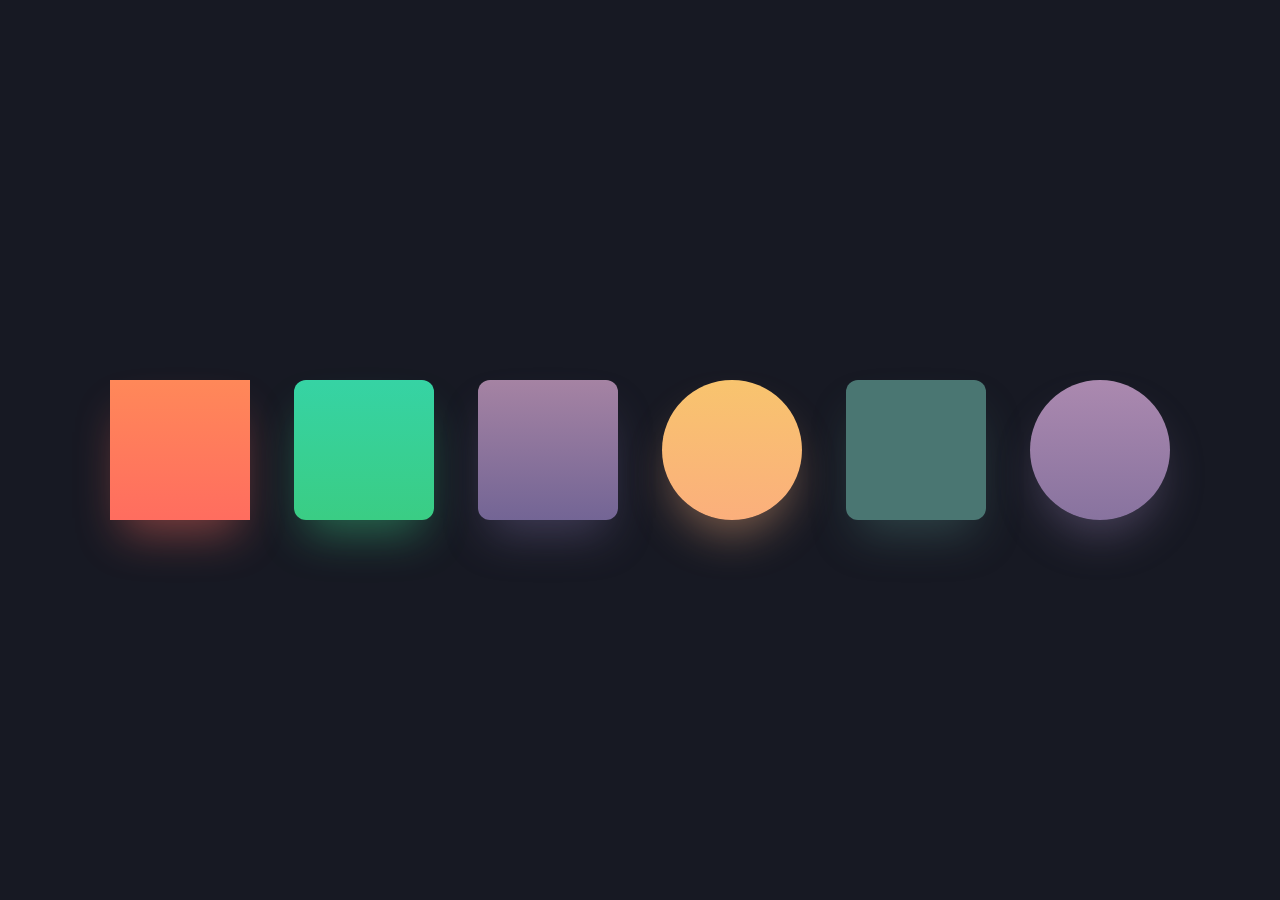
<file: 前端作业/作业4/index.html>
<!DOCTYPE html>
<html lang="en">
<head>
    <meta charset="UTF-8">
    <meta name="viewport" content="width=device-width, initial-scale=1.0">
    <title>Document</title>
    <style>
        *{
            margin: 0;
            padding: 0;
            box-sizing: border-box;
        }
        body{
            min-height: 100vh;
            display: flex;
            align-items: center;
            justify-content: center;
            background-color: #171923;
        }
        .stage{
            display: flex;
            flex-wrap: wrap;
            justify-content: center;
            align-items: center;
            gap: 44px;
            padding:56px 32px
        }
        .cube{
            width: 140px;
            height: 140px;
            border-radius: 12px;
            transition: transform .25s ease, box-shadow .25s ease;
        }
        .cube:hover{
            transform: translateY(-10px);
        }
        .c1{
            background: linear-gradient(180deg, #ff8859, #ff6d5f);
            box-shadow: 0 25px 45px -12px rgba(255, 109, 95, .45);
            border-radius: 0
        }
        .c2{
            background: linear-gradient(180deg, #36d3a4, #3acd84);
            box-shadow: 0 25px 45px -12px rgba(58, 205, 132, .45);
        }
        .c3{
            background: linear-gradient(180deg, #a583a3, #736595);
            box-shadow: 0 25px 45px -12px rgba(115, 101, 149, .45);
        }
        .c4{
            background: linear-gradient(180deg, #f8c46e, #fbaf7c);
            box-shadow: 0 25px 45px -12px rgba(251, 175, 124, .45);
             border-radius: 50%;
        }
        .c5{
            background: #4a7672;
            box-shadow: 0 25px 45px -12px rgba(74, 118, 114, .45);
        }
        .c6{
            background: linear-gradient(180deg, #ab89af, #88739f);
            box-shadow: 0 25px 45px -12px rgba(136, 115, 159, .45);
             border-radius: 50%;
        }
    </style>
</head>
<body>
    <div class="stage">
        <div class="cube c1"></div>
        <div class="cube c2"></div>
        <div class="cube c3"></div>
        <div class="cube c4"></div>
        <div class="cube c5"></div>
        <div class="cube c6"></div>
    </div>
</body>
</html>
</file>
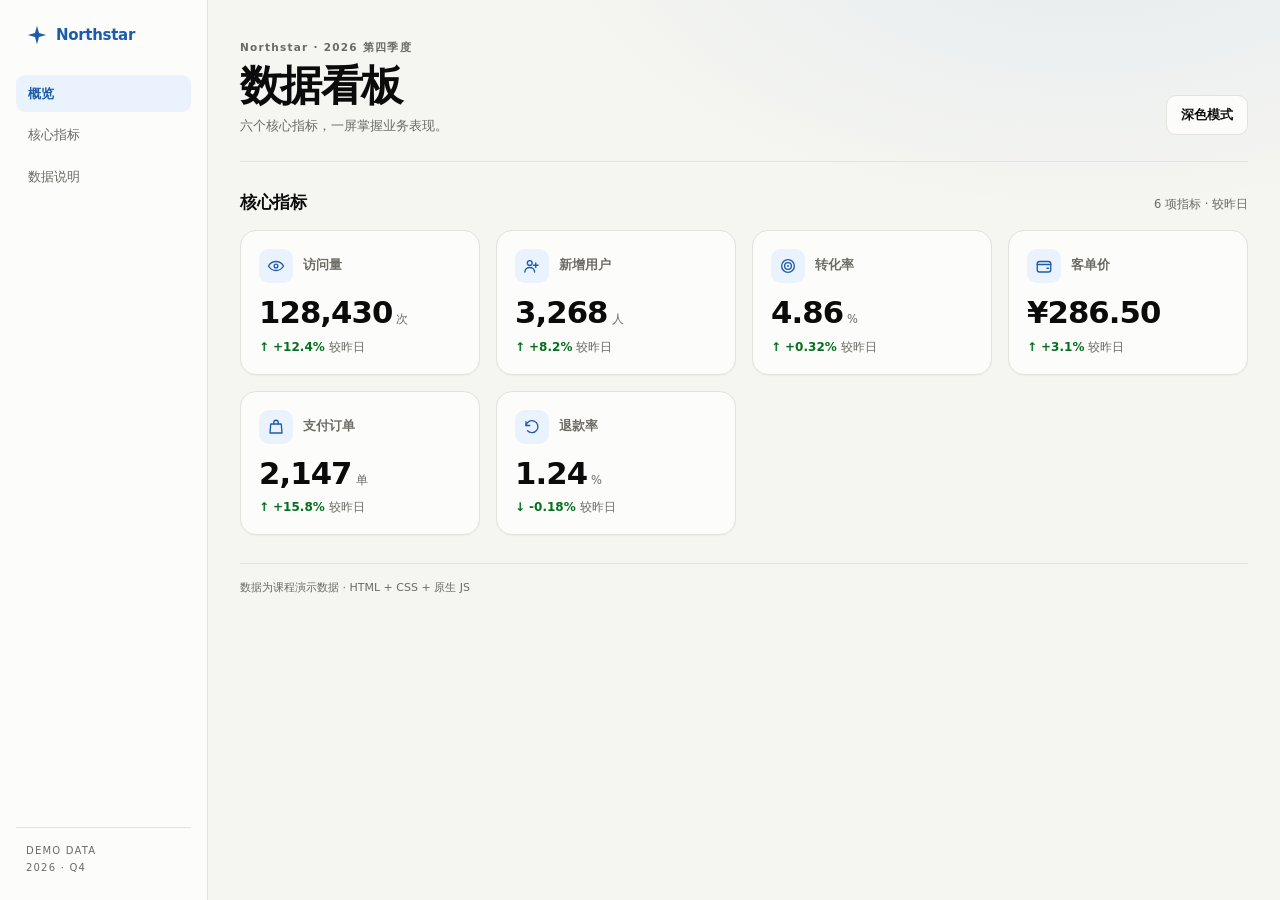
<file: 前端作业/作业5/index.html>
<!DOCTYPE html>
<html lang="zh-CN" data-theme="light">
<head>
  <meta charset="UTF-8">
  <meta name="viewport" content="width=device-width, initial-scale=1">
  <meta name="color-scheme" content="light dark">
  <title>数据看板 · 前端作业 05</title>
  <link rel="stylesheet" href="styles.css">
</head>
<body>
  <div class="app">
    <aside class="sidebar" aria-label="侧边栏">
      <a class="brand" href="#overview" aria-label="Northstar 数据看板">
        <svg width="22" height="22" viewBox="0 0 24 24" fill="currentColor" aria-hidden="true">
          <path d="M12 2l2.2 7.8L22 12l-7.8 2.2L12 22l-2.2-7.8L2 12l7.8-2.2L12 2Z"/>
        </svg>
        <span>Northstar</span>
      </a>
      <nav class="nav" aria-label="主导航">
        <a class="active" href="#overview" aria-current="page">概览</a>
        <a href="#metrics">核心指标</a>
        <a href="#notes">数据说明</a>
      </nav>
      <p class="sidebar-foot">DEMO DATA<br>2026 · Q4</p>
    </aside>

    <div class="main">
      <header class="topbar" id="overview">
        <div>
          <p class="eyebrow">Northstar · 2026 第四季度</p>
          <h1>数据看板</h1>
          <p class="sub">六个核心指标，一屏掌握业务表现。</p>
        </div>
        <button class="theme-toggle" id="theme-toggle" type="button" aria-label="切换到深色模式">
          深色模式
        </button>
      </header>

      <main>
        <section class="kpi-section" id="metrics" aria-labelledby="metrics-title">
          <div class="section-head">
            <h2 id="metrics-title">核心指标</h2>
            <span>6 项指标 · 较昨日</span>
          </div>
          <div class="kpi-grid" id="kpi-grid"></div>
        </section>
      </main>

      <footer id="notes">数据为课程演示数据 · HTML + CSS + 原生 JS</footer>
    </div>
  </div>

  <script src="app.js" defer></script>
</body>
</html>
</file>
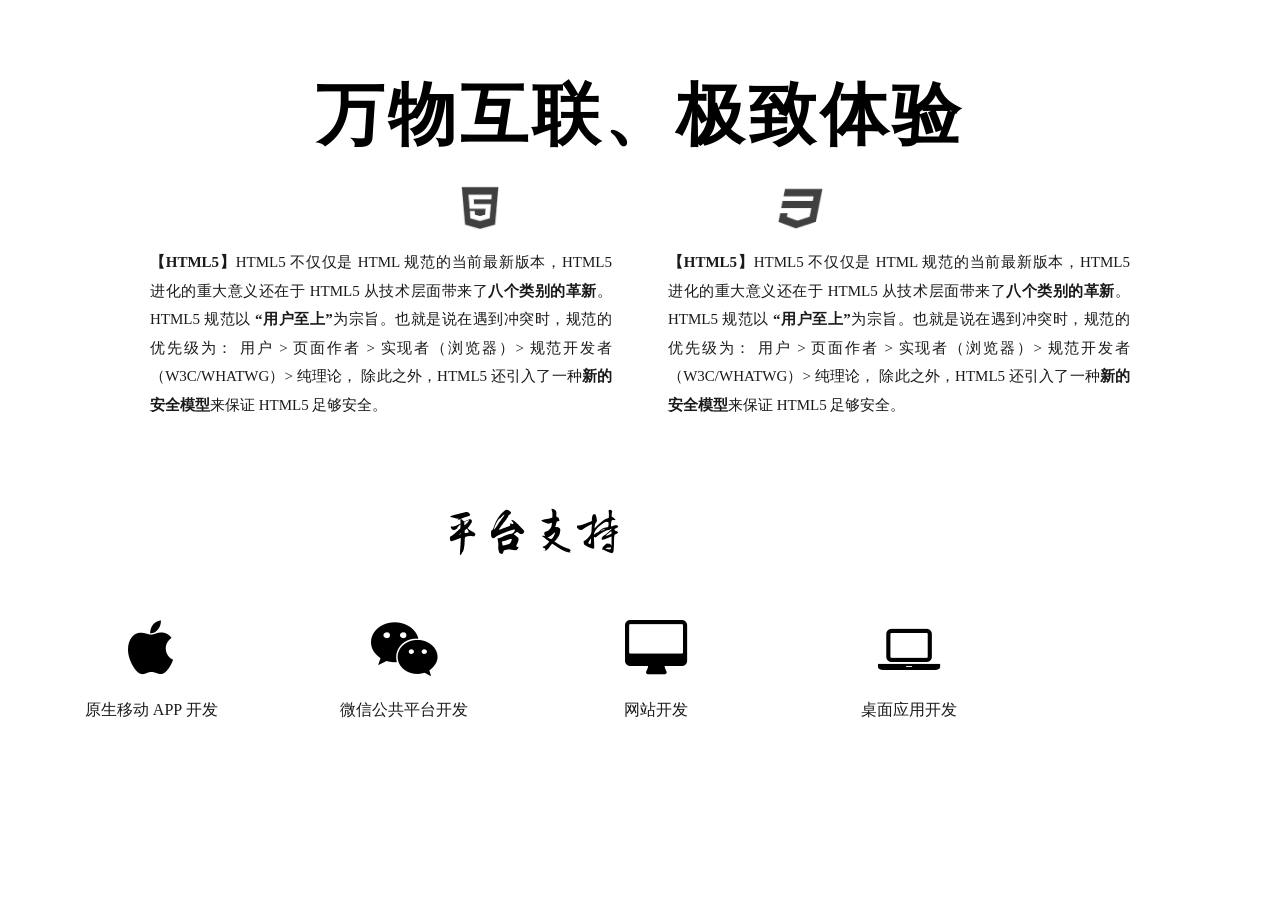
<file: 前端作业/作业1/前端作业 - .html>
<!DOCTYPE html>
<html lang="zh-CN">
<head>
  <meta charset="UTF-8">
  <meta name="viewport" content="width=device-width, initial-scale=1.0">
  <title>前端作业 - </title>
  <link rel="stylesheet" href="font-awesome.min.css">
  <style>
    /* ===== 字体 ===== */
    @font-face {
      font-family: 'Shufa';
      src: url('fonts/shufa.ttf') format('truetype');
    }

    * { margin: 0; padding: 0; box-sizing: border-box; }

    body {
      background: #ffffff;
      color: #1a1a1a;
      font-family: "SimSun", "Microsoft YaHei", "PingFang SC", serif;
      line-height: 1.9;
    }

    .wrap { max-width: 1060px; margin: 0 auto; padding: 0 40px; }

    /* ===== 顶部大标题 ===== */
    header {
      text-align: center;
      padding: 70px 0 0;
    }
    header h1 {
      font-family: "Microsoft YaHei", "PingFang SC", "SimHei", sans-serif;
      font-size: 68px;
      font-weight: bold;
      color: #000000;
      letter-spacing: 4px;
      line-height: 1.3;
    }

    /* ===== 两个装饰图标 ===== */
    .decor {
      display: flex;
      justify-content: space-around;
      align-items: center;
      max-width: 760px;
      margin: 26px auto 8px;
      padding: 0 60px;
    }
    .decor img {
      width: 46px;
      height: 46px;
      object-fit: contain;
      opacity: .75;
    }

    /* ===== 两栏正文 ===== */
    .content {
      display: grid;
      grid-template-columns: 1fr 1fr;
      gap: 56px;
      margin-top: 18px;
    }
    .content p {
      font-size: 15px;
      text-align: justify;
      color: #1a1a1a;
    }
    .content p .hl { font-weight: bold; }

    /* ===== 平台支持 ===== */
    .platforms { margin: 70px 0 90px; }
    .platforms h2 {
      font-family: 'Shufa', serif;
      font-size: 46px;
      font-weight: normal;
      text-align: center;
      color: #000000;
      margin-bottom: 44px;
    }
    .plat-grid {
      display: grid;
      grid-template-columns: repeat(4, 1fr);
      gap: 30px;
      text-align: center;
    }
    .plat i {
      display: block;
      font-size: 58px;
      color: #000000;
      margin-bottom: 16px;
    }
    .plat h3 {
      font-size: 16px;
      font-weight: normal;
      color: #1a1a1a;
    }

    /* ===== 响应式 ===== */
    @media (max-width: 780px) {
      header h1 { font-size: 40px; }
      .content { grid-template-columns: 1fr; gap: 24px; }
      .plat-grid { grid-template-columns: repeat(2, 1fr); }
    }
  </style>
</head>
<body>

  <!-- 顶部大标题 -->
  <header>
    <h1>万物互联、极致体验</h1>
  </header>

  <!-- 两个装饰图标 -->
  <div class="decor">
    <img src="images/1.png" alt="">
    <img src="images/2.png" alt="">
  </div>

  <!-- 两栏正文 -->
  <section class="content wrap">
    <p>
      <span class="hl">【HTML5】</span>HTML5 不仅仅是 HTML 规范的当前最新版本，HTML5 进化的重大意义还在于
      HTML5 从技术层面带来了<span class="hl">八个类别的革新</span>。HTML5 规范以
      <span class="hl">“用户至上”</span>为宗旨。也就是说在遇到冲突时，规范的优先级为：
      用户 &gt; 页面作者 &gt; 实现者（浏览器）&gt; 规范开发者（W3C/WHATWG）&gt; 纯理论，
      除此之外，HTML5 还引入了一种<span class="hl">新的安全模型</span>来保证 HTML5 足够安全。
    </p>
    <p>
      <span class="hl">【HTML5】</span>HTML5 不仅仅是 HTML 规范的当前最新版本，HTML5 进化的重大意义还在于
      HTML5 从技术层面带来了<span class="hl">八个类别的革新</span>。HTML5 规范以
      <span class="hl">“用户至上”</span>为宗旨。也就是说在遇到冲突时，规范的优先级为：
      用户 &gt; 页面作者 &gt; 实现者（浏览器）&gt; 规范开发者（W3C/WHATWG）&gt; 纯理论，
      除此之外，HTML5 还引入了一种<span class="hl">新的安全模型</span>来保证 HTML5 足够安全。
    </p>
  </section>

  <!-- 平台支持 -->
  <section class="platforms wrap">
    <h2>平台支持</h2>
    <div class="plat-grid">
      <div class="plat">
        <i class="fa fa-apple"></i>
        <h3>原生移动 APP 开发</h3>
      </div>
      <div class="plat">
        <i class="fa fa-wechat"></i>
        <h3>微信公共平台开发</h3>
      </div>
      <div class="plat">
        <i class="fa fa-desktop"></i>
        <h3>网站开发</h3>
      </div>
      <div class="plat">
        <i class="fa fa-laptop"></i>
        <h3>桌面应用开发</h3>
      </div>
    </div>
  </section>

</body>
</html>
</file>
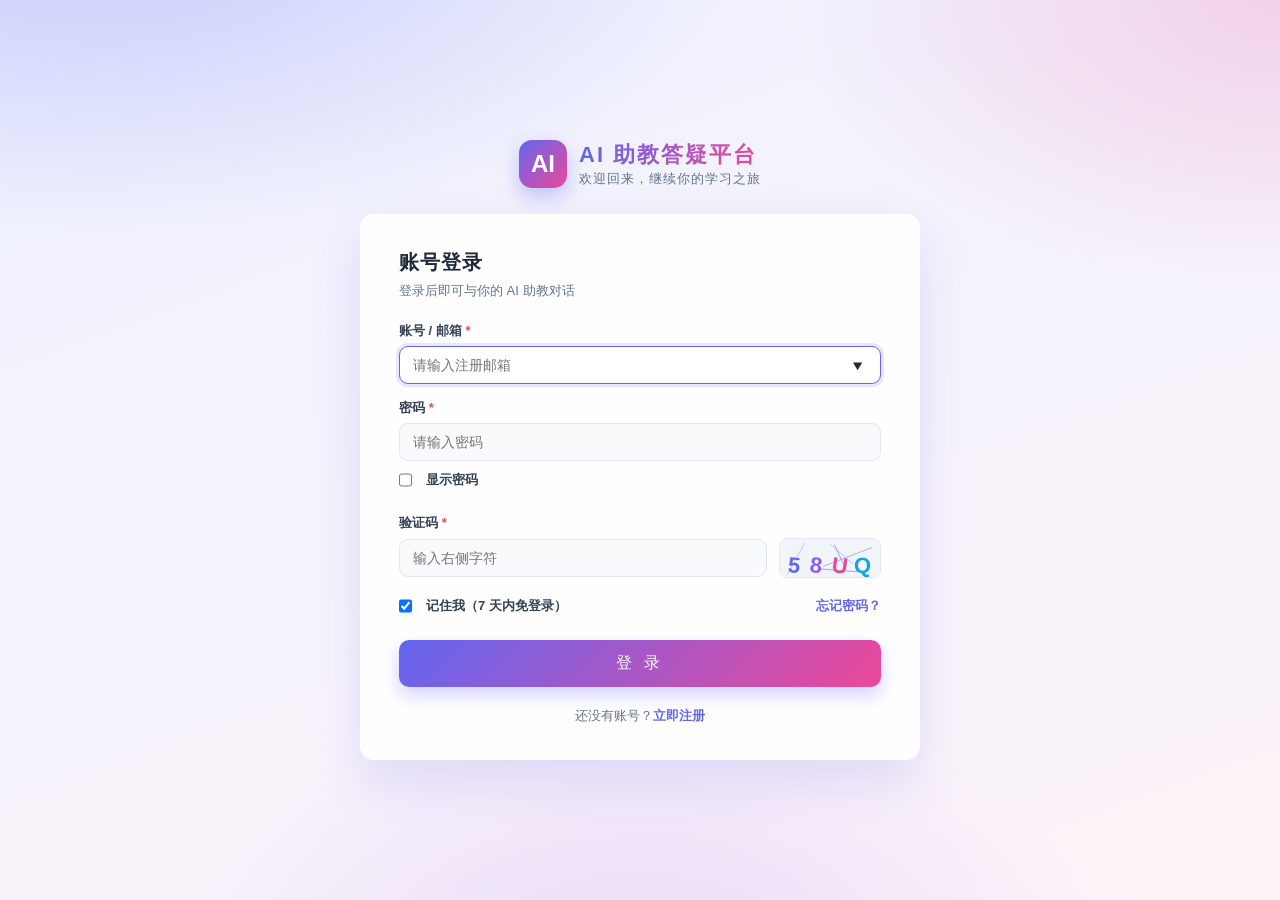
<file: 前端作业/作业3/login.html>
<!DOCTYPE html>
<html lang="zh-CN">
<head>
    <meta charset="UTF-8">
    <meta name="viewport" content="width=device-width, initial-scale=1.0">
    <title>登录 - AI 助教答疑平台</title>
    <link rel="stylesheet" href="style.css">
</head>
<body>

    <!-- 品牌顶栏 -->
    <div class="brand">
        <div class="logo">AI</div>
        <div>
            <h1>AI 助教答疑平台</h1>
            <p>欢迎回来，继续你的学习之旅</p>
        </div>
    </div>

    <div class="card">
        <h2>账号登录</h2>
        <p class="sub">登录后即可与你的 AI 助教对话</p>

        <form id="loginForm" action="#" method="post">

            <!-- 账号：autofocus 自动聚焦 + autocomplete + <datalist> 历史账号联想 -->
            <div class="row">
                <label for="account">账号 / 邮箱 <span class="req">*</span></label>
                <input type="email" id="account" name="account"
                       list="accountList"
                       placeholder="请输入注册邮箱"
                       autocomplete="email" autofocus required>
                <datalist id="accountList">
                    <option value="student@example.com"></option>
                    <option value="teacher@example.com"></option>
                    <option value="ta@example.com"></option>
                </datalist>
            </div>

            <!-- 密码：type="password" + 可见性切换 -->
            <div class="row">
                <label for="pwd">密码 <span class="req">*</span></label>
                <input type="password" id="pwd" name="pwd"
                       placeholder="请输入密码"
                       autocomplete="current-password" required minlength="6">
                <label class="check-group" style="margin-top:6px;">
                    <input type="checkbox" id="showPwd"> 显示密码
                </label>
            </div>

            <!-- 验证码：<canvas> 绘制图形验证码（HTML5 Canvas 能力） -->
            <div class="row">
                <label for="captcha">验证码 <span class="req">*</span></label>
                <div style="display:flex; gap:12px; align-items:center;">
                    <input type="text" id="captcha" name="captcha"
                           placeholder="输入右侧字符"
                           required maxlength="4" style="flex:1;">
                    <canvas id="captchaCanvas" width="100" height="38"
                            style="border:1px solid var(--line); border-radius:8px; cursor:pointer;"
                            title="点击刷新"></canvas>
                </div>
            </div>

            <!-- 记住我：checkbox -->
            <div class="row">
                <label class="check-group">
                    <input type="checkbox" name="remember" checked> 记住我（7 天内免登录）
                    <span style="margin-left:auto;"><a href="#" style="color:var(--primary); text-decoration:none;">忘记密码？</a></span>
                </label>
            </div>

            <div class="btn-row">
                <button type="submit" class="btn btn-primary">登 录</button>
            </div>
        </form>

        <p class="foot">还没有账号？<a href="register.html">立即注册</a></p>
    </div>

    <script>
        // ============ 1. 密码可见性切换 ============
        const pwd = document.getElementById('pwd');
        const showPwd = document.getElementById('showPwd');
        showPwd.addEventListener('change', () => {
            pwd.type = showPwd.checked ? 'text' : 'password';
        });

        // ============ 2. Canvas 图形验证码 ============
        const canvas = document.getElementById('captchaCanvas');
        const ctx = canvas.getContext('2d');
        let captchaCode = '';

        function drawCaptcha() {
            const chars = 'ABCDEFGHJKLMNPQRSTUVWXYZ23456789';
            captchaCode = '';
            for (let i = 0; i < 4; i++) {
                captchaCode += chars[Math.floor(Math.random() * chars.length)];
            }
            ctx.clearRect(0, 0, canvas.width, canvas.height);
            // 背景
            ctx.fillStyle = '#f1f5f9';
            ctx.fillRect(0, 0, canvas.width, canvas.height);
            // 干扰线
            for (let i = 0; i < 5; i++) {
                ctx.strokeStyle = 'rgba(99,102,241,' + (0.3 + Math.random() * 0.4) + ')';
                ctx.beginPath();
                ctx.moveTo(Math.random() * canvas.width, Math.random() * canvas.height);
                ctx.lineTo(Math.random() * canvas.width, Math.random() * canvas.height);
                ctx.stroke();
            }
            // 字符（随机旋转）
            for (let i = 0; i < captchaCode.length; i++) {
                ctx.save();
                ctx.font = 'bold 22px Arial';
                ctx.fillStyle = ['#6366f1', '#8b5cf6', '#ec4899', '#0ea5e9'][i % 4];
                ctx.translate(16 + i * 22, 26);
                ctx.rotate((Math.random() - 0.5) * 0.5);
                ctx.fillText(captchaCode[i], -8, 8);
                ctx.restore();
            }
        }
        canvas.addEventListener('click', drawCaptcha);
        drawCaptcha();

        // ============ 3. 登录提交（校验验证码） ============
        document.getElementById('loginForm').addEventListener('submit', (e) => {
            e.preventDefault();
            const input = document.getElementById('captcha').value.toUpperCase();
            if (input !== captchaCode) {
                alert('验证码错误，请重新输入。');
                drawCaptcha();
                document.getElementById('captcha').value = '';
                return;
            }
            alert('登录成功（演示页面，未提交到服务器）！');
        });
    </script>
</body>
</html>
</file>
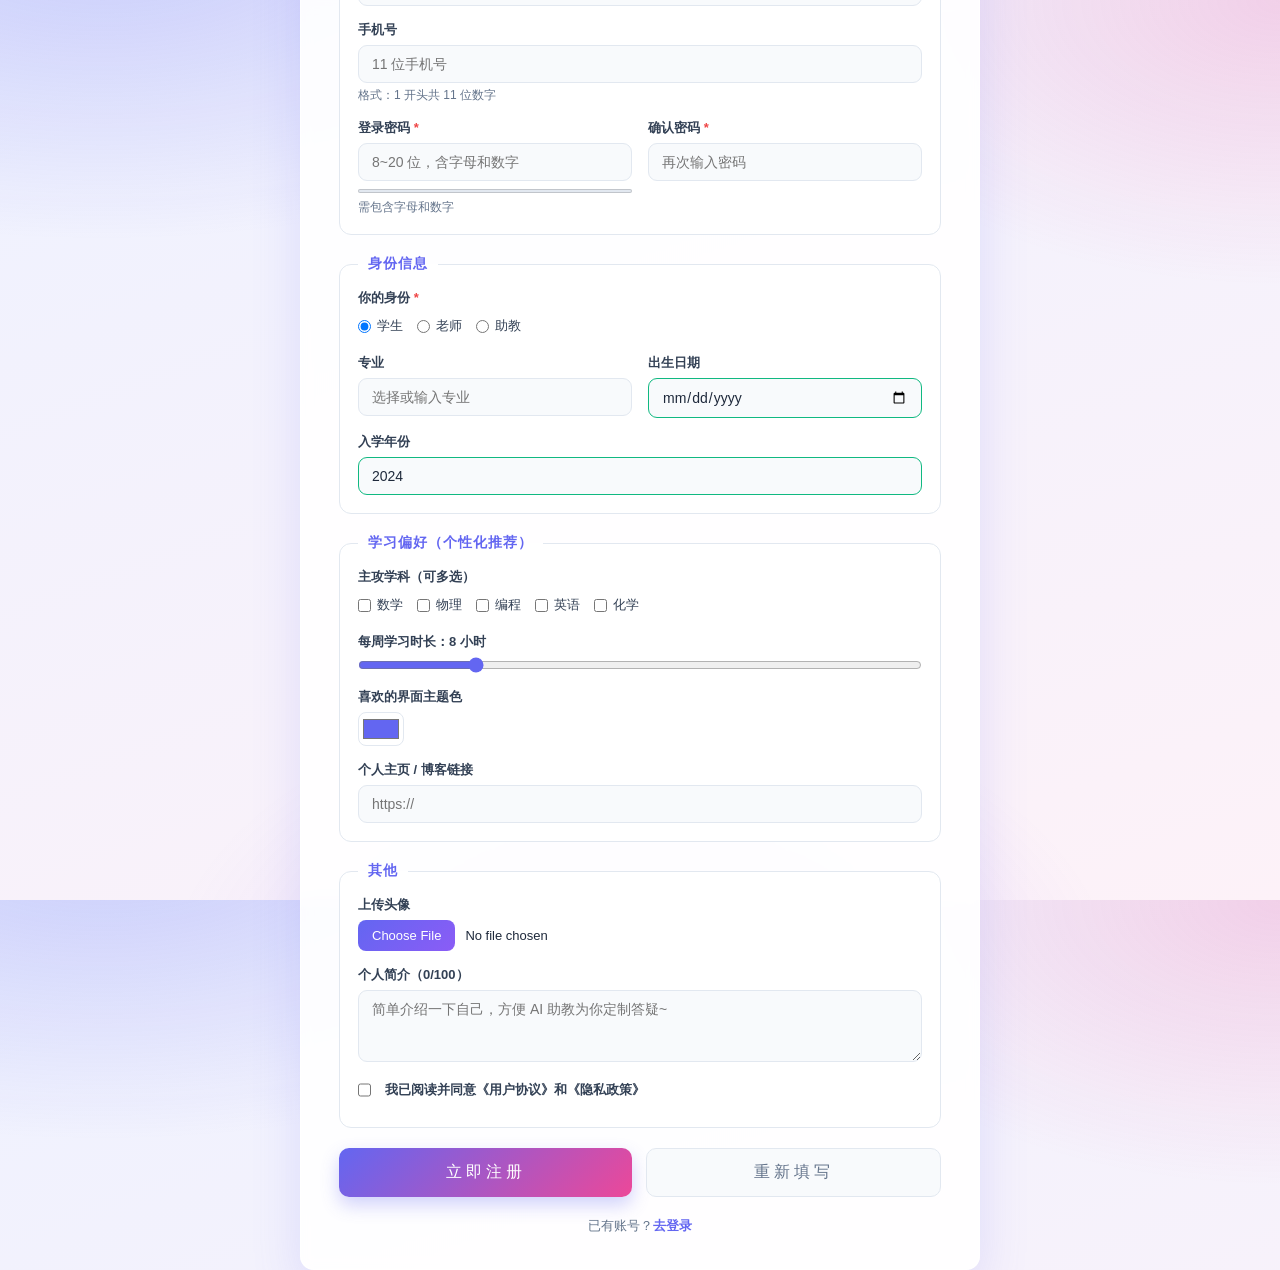
<file: 前端作业/作业3/register.html>
<!DOCTYPE html>
<html lang="zh-CN">
<head>
    <meta charset="UTF-8">
    <meta name="viewport" content="width=device-width, initial-scale=1.0">
    <title>注册 - AI 助教答疑平台</title>
    <link rel="stylesheet" href="style.css">
</head>
<body>

    <!-- 品牌顶栏 -->
    <div class="brand">
        <div class="logo">AI</div>
        <div>
            <h1>AI 助教答疑平台</h1>
            <p>7×24 小时 · 智能答疑 · 个性化学习</p>
        </div>
    </div>

    <div class="card wide">
        <h2>创建你的账号</h2>
        <p class="sub">个性化注册，打造专属的学习助手</p>

        <!-- ================= 注册表单 =================
             综合使用 HTML5 表单增强特性，详见代码注释 -->
        <form id="registerForm" action="#" method="post">

            <!-- 一、账号信息 -->
            <fieldset>
                <legend>账号信息</legend>

                <!-- 用户名：required 必填 + autofocus 自动聚焦 + placeholder 占位提示
                     + pattern 正则校验 + minlength/maxlength 长度限制 -->
                <div class="row">
                    <label for="username">用户名 <span class="req">*</span></label>
                    <input type="text" id="username" name="username"
                           placeholder="3~20 位字母、数字或下划线"
                           autocomplete="username" autofocus required
                           pattern="^[A-Za-z0-9_]{3,20}$"
                           minlength="3" maxlength="20">
                    <span class="hint">仅支持字母、数字、下划线，3~20 个字符</span>
                </div>

                <!-- 邮箱：type="email" 自动校验邮箱格式 -->
                <div class="row">
                    <label for="email">邮箱 <span class="req">*</span></label>
                    <input type="email" id="email" name="email"
                           placeholder="you@example.com"
                           autocomplete="email" required>
                </div>

                <!-- 手机号：type="tel" 唤起手机键盘 + pattern 校验 11 位大陆手机号 -->
                <div class="row">
                    <label for="phone">手机号</label>
                    <input type="tel" id="phone" name="phone"
                           placeholder="11 位手机号"
                           autocomplete="tel" pattern="^1[3-9]\d{9}$">
                    <span class="hint">格式：1 开头共 11 位数字</span>
                </div>

                <div class="row half">
                    <!-- 密码：type="password" 密文显示 + minlength 最小长度 + 密码强度进度条 -->
                    <div class="field">
                        <label for="pwd">登录密码 <span class="req">*</span></label>
                        <input type="password" id="pwd" name="pwd"
                               placeholder="8~20 位，含字母和数字"
                               autocomplete="new-password" required
                               pattern="^(?=.*[A-Za-z])(?=.*\d)[\S]{8,20}$"
                               minlength="8" maxlength="20">
                        <!-- <meter> 密码强度指示条，由 JS 动态更新 -->
                        <meter id="pwdMeter" min="0" max="4" low="2" high="3" optimum="4" value="0"></meter>
                        <span class="hint" id="pwdHint">需包含字母和数字</span>
                    </div>
                    <!-- 确认密码：JS 校验两次输入一致 -->
                    <div class="field">
                        <label for="pwd2">确认密码 <span class="req">*</span></label>
                        <input type="password" id="pwd2" name="pwd2"
                               placeholder="再次输入密码"
                               autocomplete="new-password" required>
                        <span class="hint" id="pwd2Hint"></span>
                    </div>
                </div>
            </fieldset>

            <!-- 二、身份信息 -->
            <fieldset>
                <legend>身份信息</legend>

                <!-- 身份：radio 单选组 -->
                <div class="row">
                    <label>你的身份 <span class="req">*</span></label>
                    <div class="radio-group">
                        <label><input type="radio" name="role" value="student" checked> 学生</label>
                        <label><input type="radio" name="role" value="teacher"> 老师</label>
                        <label><input type="radio" name="role" value="ta"> 助教</label>
                    </div>
                </div>

                <div class="row half">
                    <!-- 专业：<datalist> 提供联想候选 -->
                    <div class="field">
                        <label for="major">专业</label>
                        <input type="text" id="major" name="major" list="majorList" placeholder="选择或输入专业">
                        <datalist id="majorList">
                            <option value="计算机科学与技术"></option>
                            <option value="软件工程"></option>
                            <option value="人工智能"></option>
                            <option value="电子信息工程"></option>
                            <option value="数学与应用数学"></option>
                            <option value="自动化"></option>
                        </datalist>
                    </div>
                    <!-- 出生日期：type="date" 日期选择器 + max 限制范围 -->
                    <div class="field">
                        <label for="birth">出生日期</label>
                        <input type="date" id="birth" name="birth" max="2026-09-25">
                    </div>
                </div>

                <!-- 入学年份：type="number" + min/max/step 数值范围 -->
                <div class="row">
                    <label for="grade">入学年份</label>
                    <input type="number" id="grade" name="grade"
                           min="2000" max="2026" step="1" value="2024">
                </div>
            </fieldset>

            <!-- 三、学习偏好 -->
            <fieldset>
                <legend>学习偏好（个性化推荐）</legend>

                <!-- 主攻学科：checkbox 多选 -->
                <div class="row">
                    <label>主攻学科（可多选）</label>
                    <div class="check-group">
                        <label><input type="checkbox" name="subject" value="math"> 数学</label>
                        <label><input type="checkbox" name="subject" value="physics"> 物理</label>
                        <label><input type="checkbox" name="subject" value="coding"> 编程</label>
                        <label><input type="checkbox" name="subject" value="english"> 英语</label>
                        <label><input type="checkbox" name="subject" value="chemistry"> 化学</label>
                    </div>
                </div>

                <!-- 每周学习时长：type="range" 滑块 + <output> 实时显示数值 -->
                <div class="row">
                    <label for="hours">每周学习时长：<output id="hoursVal" for="hours">8</output> 小时</label>
                    <input type="range" id="hours" name="hours" min="0" max="40" step="1" value="8">
                </div>

                <!-- 主题色：type="color" 取色器 -->
                <div class="row">
                    <label for="themeColor">喜欢的界面主题色</label>
                    <input type="color" id="themeColor" name="themeColor" value="#6366f1">
                </div>

                <!-- 个人主页：type="url" 自动校验 URL 格式 -->
                <div class="row">
                    <label for="homepage">个人主页 / 博客链接</label>
                    <input type="url" id="homepage" name="homepage" placeholder="https://">
                </div>
            </fieldset>

            <!-- 四、其他 -->
            <fieldset>
                <legend>其他</legend>

                <!-- 头像：type="file" + accept 限制文件类型 -->
                <div class="row">
                    <label for="avatar">上传头像</label>
                    <input type="file" id="avatar" name="avatar" accept="image/*">
                </div>

                <!-- 简介：textarea + maxlength 上限 + <output> 字数统计 -->
                <div class="row">
                    <label for="bio">个人简介（<output id="bioCount" for="bio">0</output>/100）</label>
                    <textarea id="bio" name="bio" maxlength="100"
                              placeholder="简单介绍一下自己，方便 AI 助教为你定制答疑~"></textarea>
                </div>

                <!-- 同意条款：checkbox + required 必须勾选 -->
                <div class="row">
                    <label class="check-group">
                        <input type="checkbox" id="agree" name="agree" required>
                        我已阅读并同意《用户协议》和《隐私政策》
                    </label>
                </div>
            </fieldset>

            <div class="btn-row">
                <!-- 提交 / 重置按钮 -->
                <button type="submit" class="btn btn-primary">立即注册</button>
                <button type="reset" class="btn btn-plain">重新填写</button>
            </div>
        </form>

        <p class="foot">已有账号？<a href="login.html">去登录</a></p>
    </div>

    <script>
        // ================= 交互增强（JS） =================
        // 1. 密码强度指示
        const pwd = document.getElementById('pwd');
        const meter = document.getElementById('pwdMeter');
        const pwdHint = document.getElementById('pwdHint');
        pwd.addEventListener('input', () => {
            const v = pwd.value;
            let score = 0;
            if (v.length >= 8) score++;
            if (/[A-Za-z]/.test(v) && /\d/.test(v)) score++;
            if (/[^A-Za-z0-9]/.test(v)) score++;
            if (v.length >= 14) score++;
            meter.value = score;
            pwdHint.textContent =
                score <= 1 ? '弱：需包含字母和数字' :
                score === 2 ? '中：可增加特殊符号' :
                score === 3 ? '较强：再加长更安全' : '强：密码很安全';
        });

        // 2. 确认密码一致性
        const pwd2 = document.getElementById('pwd2');
        const pwd2Hint = document.getElementById('pwd2Hint');
        pwd2.addEventListener('input', () => {
            if (pwd2.value === '') { pwd2Hint.textContent = ''; return; }
            pwd2Hint.textContent = pwd2.value === pwd.value ? '✓ 两次输入一致' : '✗ 两次输入不一致';
            pwd2Hint.style.color = pwd2.value === pwd.value ? 'var(--ok)' : 'var(--danger)';
        });

        // 3. 学习时长滑块实时显示（<output>）
        const hours = document.getElementById('hours');
        const hoursVal = document.getElementById('hoursVal');
        hours.addEventListener('input', () => hoursVal.value = hours.value);

        // 4. 简介字数统计（<output>）
        const bio = document.getElementById('bio');
        const bioCount = document.getElementById('bioCount');
        bio.addEventListener('input', () => bioCount.value = bio.value.length);

        // 5. 提交时前端校验拦截（演示 HTML5 校验能力）
        document.getElementById('registerForm').addEventListener('submit', (e) => {
            if (pwd.value !== pwd2.value) {
                e.preventDefault();
                alert('两次输入的密码不一致，请重新输入。');
            } else {
                e.preventDefault();
                alert('注册成功（演示页面，未提交到服务器）！');
            }
        });
    </script>
</body>
</html>
</file>
<file: 前端作业/作业5/styles.css>
/* 前端作业 05 · 响应式数据看板
   断点：<768 单列 / 768–1199 两列 / ≥1200 四列 + 侧栏 */

:root {
  color-scheme: light;
  --bg: #f5f5f1;
  --surface: #fcfcfb;
  --text: #0b0b0b;
  --muted: #6b6a64;
  --line: #e3e2dc;
  --accent: #2a78d6;
  --accent-ink: #1c5cab;
  --accent-soft: #eaf2fd;
  --good: #06701f;
  --bad: #b42318;
  --glow: rgba(42, 120, 214, 0.08);
  --shadow: 0 1px 2px rgba(11, 11, 11, 0.04);
}

:root[data-theme="dark"] {
  color-scheme: dark;
  --bg: #0d0d0d;
  --surface: #1a1a19;
  --text: #f0efec;
  --muted: #a3a198;
  --line: #2e2e2b;
  --accent: #3987e5;
  --accent-ink: #86b6ef;
  --accent-soft: #182a3e;
  --good: #3fbf5a;
  --bad: #ff8787;
  --glow: rgba(57, 135, 229, 0.09);
  --shadow: 0 1px 2px rgba(0, 0, 0, 0.30);
}

* {
  box-sizing: border-box;
}

html {
  scroll-behavior: smooth;
}

body {
  margin: 0;
  min-height: 100vh;
  background: radial-gradient(900px 500px at 85% -10%, var(--glow), transparent 60%), var(--bg);
  color: var(--text);
  font: 14px/1.5 system-ui, -apple-system, "Segoe UI", "PingFang SC", "Microsoft YaHei", sans-serif;
  transition: background-color 0.25s, color 0.25s;
}

h1, h2, h3, p {
  margin: 0;
}

a {
  color: inherit;
  text-decoration: none;
}

button {
  font: inherit;
}

:focus-visible {
  outline: 2px solid var(--accent);
  outline-offset: 3px;
}

.app {
  min-height: 100vh;
}

.sidebar {
  display: none;
}

.main {
  width: 100%;
  max-width: 1440px;
  min-width: 0;
  margin: 0 auto;
  padding: 40px 32px;
}

/* ---------- 侧栏：仅 ≥1200 显示 ---------- */

@media (min-width: 1200px) {
  .app {
    display: grid;
    grid-template-columns: 208px minmax(0, 1fr);
  }

  .sidebar {
    position: sticky;
    top: 0;
    align-self: start;
    display: flex;
    flex-direction: column;
    gap: 28px;
    height: 100vh;
    padding: 24px 16px;
    border-right: 1px solid var(--line);
    background: var(--surface);
  }

  .brand {
    display: flex;
    align-items: center;
    gap: 8px;
    padding: 0 10px;
    color: var(--accent-ink);
    font-size: 15px;
    font-weight: 650;
    letter-spacing: -0.02em;
  }

  .nav {
    display: flex;
    flex-direction: column;
    gap: 4px;
  }

  .nav a {
    padding: 9px 12px;
    border-radius: 9px;
    color: var(--muted);
    font-size: 13px;
    font-weight: 500;
  }

  .nav a:hover {
    background: var(--bg);
    color: var(--text);
  }

  .nav a.active {
    background: var(--accent-soft);
    color: var(--accent-ink);
    font-weight: 650;
  }

  .sidebar-foot {
    margin-top: auto;
    padding: 14px 10px 0;
    border-top: 1px solid var(--line);
    color: var(--muted);
    font-size: 10px;
    line-height: 1.7;
    letter-spacing: 0.12em;
  }
}

/* ---------- 页头 ---------- */

.topbar {
  display: flex;
  flex-wrap: wrap;
  align-items: flex-end;
  justify-content: space-between;
  gap: 18px;
  margin-bottom: 28px;
  padding-bottom: 26px;
  border-bottom: 1px solid var(--line);
}

.eyebrow {
  color: var(--muted);
  font-size: 10.5px;
  font-weight: 600;
  letter-spacing: 0.12em;
}

h1 {
  margin-top: 8px;
  font-size: clamp(30px, 4vw, 42px);
  line-height: 1.05;
  letter-spacing: -0.04em;
}

.sub {
  margin-top: 8px;
  color: var(--muted);
  font-size: 13px;
}

.theme-toggle {
  height: 40px;
  padding: 0 14px;
  border: 1px solid var(--line);
  border-radius: 10px;
  background: var(--surface);
  color: var(--text);
  font-size: 12.5px;
  font-weight: 600;
  cursor: pointer;
  transition: background-color 0.2s, border-color 0.2s, color 0.2s;
}

.theme-toggle:hover {
  border-color: var(--accent);
  color: var(--accent-ink);
}

/* ---------- 指标区 ---------- */

.section-head {
  display: flex;
  align-items: baseline;
  justify-content: space-between;
  gap: 12px;
  margin-bottom: 14px;
}

h2 {
  font-size: 17px;
  letter-spacing: -0.02em;
}

.section-head span {
  color: var(--muted);
  font-size: 11.5px;
  white-space: nowrap;
}

.kpi-grid {
  display: grid;
  grid-template-columns: minmax(0, 1fr);
  gap: 16px;
}

@media (min-width: 768px) {
  .kpi-grid {
    grid-template-columns: repeat(2, minmax(0, 1fr));
  }
}

@media (min-width: 1200px) {
  .kpi-grid {
    grid-template-columns: repeat(
      auto-fit,
      minmax(max(190px, calc((100% - 48px) / 4)), 1fr)
    );
  }
}

.card {
  min-width: 0;
  padding: 18px;
  border: 1px solid var(--line);
  border-radius: 16px;
  background: var(--surface);
  box-shadow: var(--shadow);
  transition: transform 0.2s, border-color 0.2s, background-color 0.25s;
}

.card:hover {
  transform: translateY(-2px);
  border-color: var(--accent);
}

.card-top {
  display: flex;
  align-items: center;
  gap: 10px;
  min-width: 0;
}

.icon {
  display: grid;
  place-items: center;
  width: 34px;
  height: 34px;
  flex: 0 0 34px;
  border-radius: 10px;
  background: var(--accent-soft);
  color: var(--accent-ink);
}

.icon svg {
  width: 18px;
  height: 18px;
}

h3 {
  overflow: hidden;
  color: var(--muted);
  font-size: 12.5px;
  font-weight: 600;
  text-overflow: ellipsis;
  white-space: nowrap;
}

.value {
  margin-top: 14px;
  font-size: clamp(26px, 2.4vw, 32px);
  font-weight: 650;
  line-height: 1;
  letter-spacing: -0.03em;
  white-space: nowrap;
  font-variant-numeric: tabular-nums;
  font-feature-settings: "tnum" 1;
}

.value small {
  margin-left: 4px;
  color: var(--muted);
  font-size: 11.5px;
  font-weight: 500;
  letter-spacing: 0;
}

.value small:empty {
  display: none;
}

.delta {
  display: flex;
  align-items: center;
  gap: 4px;
  margin-top: 10px;
  color: var(--muted);
  font-size: 12px;
  font-variant-numeric: tabular-nums;
}

.delta .arrow,
.delta strong {
  font-weight: 650;
}

.delta.good .arrow,
.delta.good strong {
  color: var(--good);
}

.delta.bad .arrow,
.delta.bad strong {
  color: var(--bad);
}

footer {
  margin-top: 28px;
  padding-top: 16px;
  border-top: 1px solid var(--line);
  color: var(--muted);
  font-size: 11px;
}

@media (max-width: 767px) {
  .main {
    padding: 20px 16px;
  }

  .topbar {
    margin-bottom: 24px;
    padding-bottom: 20px;
  }

  h1 {
    font-size: 30px;
  }

  .card {
    padding: 16px;
  }
}

@media (prefers-reduced-motion: reduce) {
  html {
    scroll-behavior: auto;
  }

  *,
  *::before,
  *::after {
    transition: none !important;
  }
}
</file>
<file: 前端作业/作业3/style.css>
/* ============================================================
   AI 助教答疑平台 · 公共样式
   主题：智能 · 亲和 · 现代
   ============================================================ */
:root {
    --primary: #6366f1;        /* 主色：靛蓝 */
    --primary-2: #8b5cf6;      /* 辅助色：紫 */
    --accent: #ec4899;         /* 点缀色：粉 */
    --ink: #1e293b;            /* 正文 */
    --muted: #64748b;          /* 次要文字 */
    --line: #e2e8f0;           /* 边框 */
    --bg-soft: #f8fafc;        /* 浅底 */
    --ok: #10b981;             /* 校验通过 */
    --warn: #f59e0b;           /* 警示 */
    --danger: #ef4444;         /* 校验失败 */
    --radius: 14px;
}

* { margin: 0; padding: 0; box-sizing: border-box; }

html, body { height: 100%; }

body {
    font-family: "Microsoft YaHei", "微软雅黑", "PingFang SC", Arial, sans-serif;
    color: var(--ink);
    min-height: 100vh;
    /* 多层径向渐变 + 线性渐变，营造 AI 科技氛围 */
    background:
        radial-gradient(1100px 520px at 8% -8%, rgba(99, 102, 241, .28), transparent 60%),
        radial-gradient(900px 520px at 100% 0%, rgba(236, 72, 153, .20), transparent 55%),
        radial-gradient(800px 500px at 50% 110%, rgba(139, 92, 246, .16), transparent 60%),
        linear-gradient(160deg, #eef2ff 0%, #fdf2f8 100%);
    display: flex;
    flex-direction: column;
    align-items: center;
    justify-content: center;
    padding: 42px 16px;
}

/* ---------------- 顶栏品牌 ---------------- */
.brand {
    display: flex;
    align-items: center;
    gap: 12px;
    margin-bottom: 26px;
}
.brand .logo {
    width: 48px;
    height: 48px;
    border-radius: 13px;
    background: linear-gradient(135deg, var(--primary), var(--accent));
    display: flex;
    align-items: center;
    justify-content: center;
    color: #fff;
    font-size: 24px;
    font-weight: 700;
    box-shadow: 0 8px 20px rgba(99, 102, 241, .35);
}
.brand h1 {
    font-size: 22px;
    letter-spacing: 2px;
    background: linear-gradient(90deg, var(--primary), var(--accent));
    -webkit-background-clip: text;
    background-clip: text;
    -webkit-text-fill-color: transparent;
}
.brand p { color: var(--muted); font-size: 13px; letter-spacing: 1px; }

/* ---------------- 卡片容器 ---------------- */
.card {
    width: 100%;
    max-width: 560px;
    background: rgba(255, 255, 255, .92);
    backdrop-filter: blur(6px);
    border-radius: var(--radius);
    box-shadow: 0 20px 50px rgba(99, 102, 241, .16);
    padding: 34px 38px;
    border: 1px solid rgba(255, 255, 255, .7);
}
.card.wide { max-width: 680px; }
.card h2 {
    font-size: 20px;
    margin-bottom: 6px;
    letter-spacing: 1px;
}
.card .sub {
    color: var(--muted);
    font-size: 13px;
    margin-bottom: 22px;
}

/* ---------------- 分组 fieldset ---------------- */
fieldset {
    border: 1px solid var(--line);
    border-radius: 12px;
    padding: 16px 18px 18px;
    margin-bottom: 20px;
    background: #fff;
}
legend {
    font-weight: 600;
    color: var(--primary);
    padding: 0 10px;
    font-size: 14px;
    letter-spacing: 1px;
}

/* ---------------- 表单行 ---------------- */
.row {
    display: flex;
    flex-direction: column;
    margin-bottom: 15px;
}
.row:last-child { margin-bottom: 0; }
.row.half {
    flex-direction: row;
    gap: 16px;
    align-items: flex-start;
}
.row.half > .field { flex: 1; }

.field { display: flex; flex-direction: column; }

label {
    font-size: 13px;
    color: #334155;
    margin-bottom: 6px;
    font-weight: 600;
}
label .req { color: var(--danger); }
.hint {
    font-size: 12px;
    color: var(--muted);
    margin-top: 4px;
}

/* ---------------- 输入控件 ---------------- */
input[type="text"],
input[type="email"],
input[type="tel"],
input[type="password"],
input[type="url"],
input[type="date"],
input[type="number"],
input[type="search"],
input[type="datetime-local"],
select,
textarea {
    width: 100%;
    padding: 10px 13px;
    border: 1.5px solid var(--line);
    border-radius: 9px;
    font-size: 14px;
    font-family: inherit;
    color: var(--ink);
    background: var(--bg-soft);
    outline: none;
    transition: border-color .2s, box-shadow .2s, background .2s;
}
textarea { resize: vertical; min-height: 72px; }

/* 聚焦 */
input:focus, select:focus, textarea:focus {
    border-color: var(--primary);
    background: #fff;
    box-shadow: 0 0 0 3px rgba(99, 102, 241, .16);
}

/* HTML5 表单校验伪类：:valid / :invalid 实时反馈 */
input:not([type="submit"]):not([type="reset"]):not([type="checkbox"]):not([type="radio"]):not([type="file"]):not([type="range"]):not([type="color"]):invalid:not(:placeholder-shown) {
    border-color: var(--danger);
    background: #fff5f5;
}
input:not([type="submit"]):not([type="reset"]):not([type="checkbox"]):not([type="radio"]):not([type="file"]):not([type="range"]):not([type="color"]):valid:not(:placeholder-shown) {
    border-color: var(--ok);
}

/* 单选 / 复选 / 文件 */
.check-group, .radio-group {
    display: flex;
    flex-wrap: wrap;
    gap: 14px;
    padding: 4px 0;
}
.check-group label, .radio-group label {
    display: inline-flex;
    align-items: center;
    gap: 6px;
    font-weight: 400;
    margin: 0;
    cursor: pointer;
    color: #334155;
}
input[type="file"] { font-size: 13px; }
input[type="file"]::file-selector-button {
    border: none;
    background: linear-gradient(135deg, var(--primary), var(--primary-2));
    color: #fff;
    padding: 8px 14px;
    border-radius: 8px;
    margin-right: 10px;
    cursor: pointer;
    font-size: 13px;
}

/* 滑块 */
input[type="range"] { accent-color: var(--primary); width: 100%; }

/* 颜色 */
input[type="color"] {
    width: 46px; height: 34px; padding: 2px; border: 1px solid var(--line);
    border-radius: 8px; background: #fff; cursor: pointer;
}

/* 密码强度进度条 */
meter {
    width: 100%;
    height: 8px;
    margin-top: 6px;
}
meter::-webkit-meter-bar { background: var(--line); border-radius: 6px; }
meter::-webkit-meter-optimum-value { background: var(--ok); border-radius: 6px; }
meter::-webkit-meter-suboptimum-value { background: var(--warn); border-radius: 6px; }
meter::-webkit-meter-even-less-good-value { background: var(--danger); border-radius: 6px; }

/* ---------------- 按钮 ---------------- */
.btn-row { display: flex; gap: 14px; margin-top: 8px; }
.btn {
    flex: 1;
    padding: 13px;
    border: none;
    border-radius: 10px;
    font-size: 16px;
    letter-spacing: 4px;
    cursor: pointer;
    transition: opacity .2s, transform .15s, box-shadow .2s;
}
.btn:hover { opacity: .9; transform: translateY(-1px); }
.btn-primary {
    background: linear-gradient(135deg, var(--primary), var(--accent));
    color: #fff;
    box-shadow: 0 8px 18px rgba(99, 102, 241, .3);
}
.btn-plain { background: var(--bg-soft); color: var(--muted); border: 1px solid var(--line); }

/* ---------------- 页脚链接 ---------------- */
.foot {
    margin-top: 20px;
    text-align: center;
    font-size: 13px;
    color: var(--muted);
}
.foot a { color: var(--primary); text-decoration: none; font-weight: 600; }
.foot a:hover { text-decoration: underline; }

/* ---------------- 响应式 ---------------- */
@media (max-width: 560px) {
    .card { padding: 24px 20px; }
    .row.half { flex-direction: column; gap: 0; }
    .brand h1 { font-size: 19px; }
}
</file>
